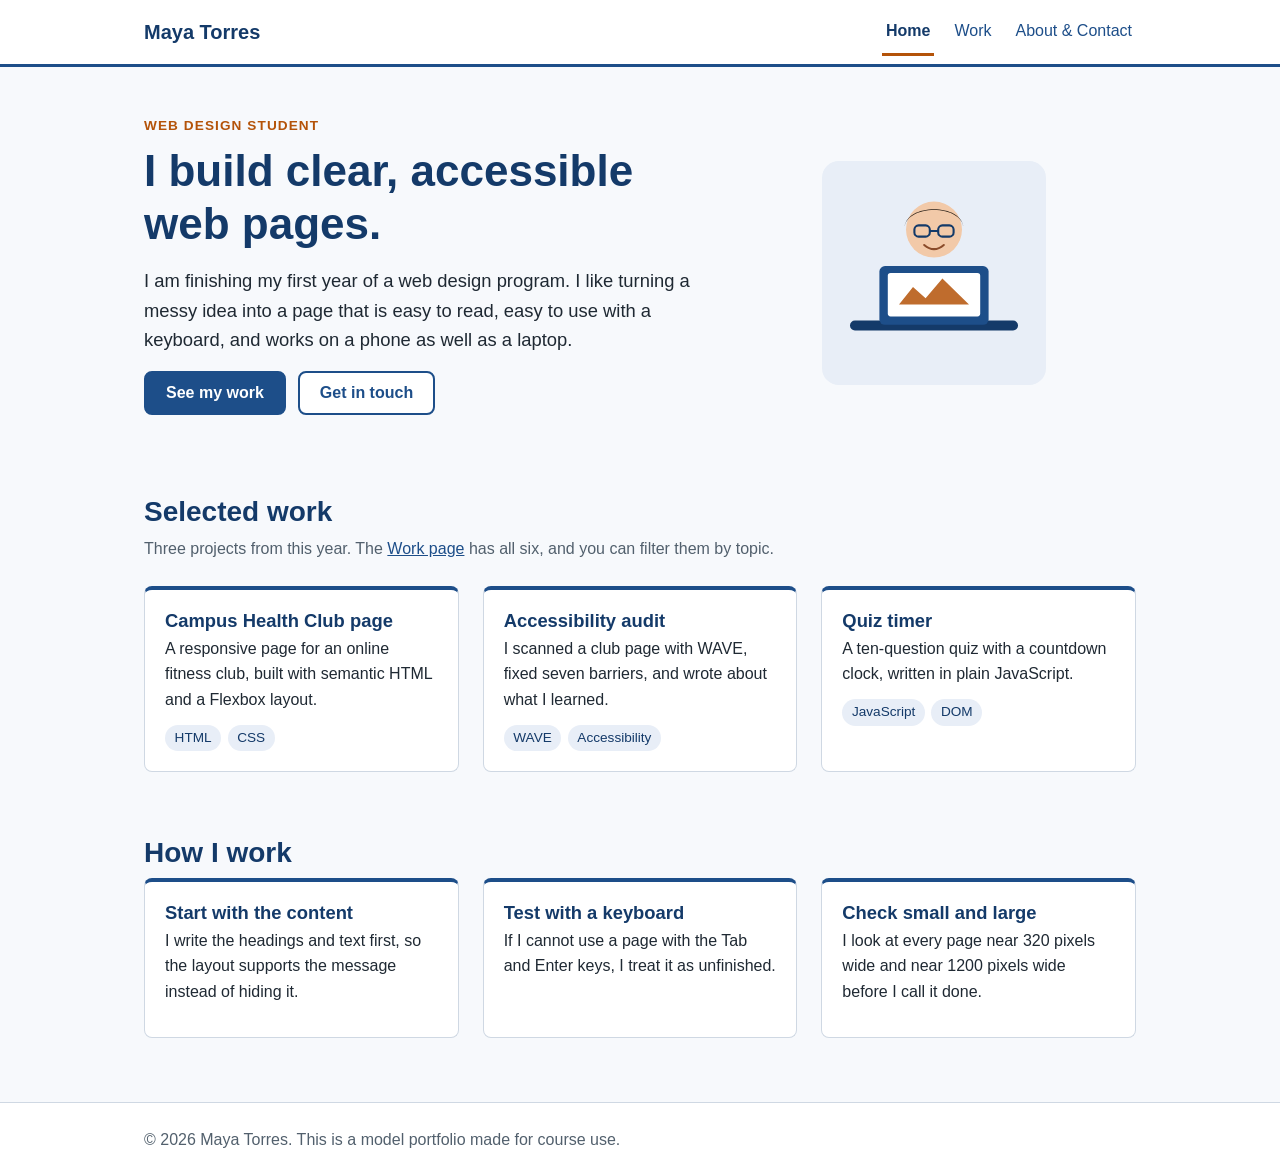
<file: index.html>
<!doctype html>
<html lang="en">
<head>
  <meta charset="utf-8">
  <meta name="viewport" content="width=device-width, initial-scale=1">
  <title>Maya Torres | Web Design Portfolio</title>
  <meta name="description" content="Portfolio of Maya Torres, a web design student who builds clear, accessible, responsive web pages.">
  <link rel="stylesheet" href="css/styles.css">
</head>
<body>
  <a class="skip-link" href="#main">Skip to main content</a>

  <header class="site-header">
    <div class="container header-inner">
      <a class="site-name" href="index.html">Maya Torres</a>
      <nav aria-label="Main">
        <ul class="nav-list">
          <li><a href="index.html" aria-current="page">Home</a></li>
          <li><a href="work.html">Work</a></li>
          <li><a href="about.html">About &amp; Contact</a></li>
        </ul>
      </nav>
    </div>
  </header>

  <main id="main">
    <section class="hero container" aria-labelledby="hero-heading">
      <div class="hero-text">
        <p class="eyebrow">Web design student</p>
        <h1 id="hero-heading">I build clear, accessible web pages.</h1>
        <p class="lead">I am finishing my first year of a web design program. I like turning a messy idea into a page that is easy to read, easy to use with a keyboard, and works on a phone as well as a laptop.</p>
        <p class="button-row">
          <a class="button" href="work.html">See my work</a>
          <a class="button button-secondary" href="about.html#contact">Get in touch</a>
        </p>
      </div>
      <img class="hero-image" src="images/avatar.svg" width="320" height="320" alt="Illustration of Maya, a smiling person with dark hair and glasses, sitting at a laptop.">
    </section>

    <section class="container section" aria-labelledby="highlights-heading">
      <h2 id="highlights-heading">Selected work</h2>
      <p class="section-intro">Three projects from this year. The <a href="work.html">Work page</a> has all six, and you can filter them by topic.</p>
      <ul class="card-grid">
        <li class="card">
          <h3>Campus Health Club page</h3>
          <p>A responsive page for an online fitness club, built with semantic HTML and a Flexbox layout.</p>
          <p class="tag-row"><span class="tag">HTML</span> <span class="tag">CSS</span></p>
        </li>
        <li class="card">
          <h3>Accessibility audit</h3>
          <p>I scanned a club page with WAVE, fixed seven barriers, and wrote about what I learned.</p>
          <p class="tag-row"><span class="tag">WAVE</span> <span class="tag">Accessibility</span></p>
        </li>
        <li class="card">
          <h3>Quiz timer</h3>
          <p>A ten-question quiz with a countdown clock, written in plain JavaScript.</p>
          <p class="tag-row"><span class="tag">JavaScript</span> <span class="tag">DOM</span></p>
        </li>
      </ul>
    </section>

    <section class="container section" aria-labelledby="approach-heading">
      <h2 id="approach-heading">How I work</h2>
      <ul class="card-grid">
        <li class="card">
          <h3>Start with the content</h3>
          <p>I write the headings and text first, so the layout supports the message instead of hiding it.</p>
        </li>
        <li class="card">
          <h3>Test with a keyboard</h3>
          <p>If I cannot use a page with the Tab and Enter keys, I treat it as unfinished.</p>
        </li>
        <li class="card">
          <h3>Check small and large</h3>
          <p>I look at every page near 320 pixels wide and near 1200 pixels wide before I call it done.</p>
        </li>
      </ul>
    </section>
  </main>

  <footer class="site-footer">
    <div class="container">
      <p>&copy; 2026 Maya Torres. This is a model portfolio made for course use.</p>
    </div>
  </footer>
</body>
</html>
</file>
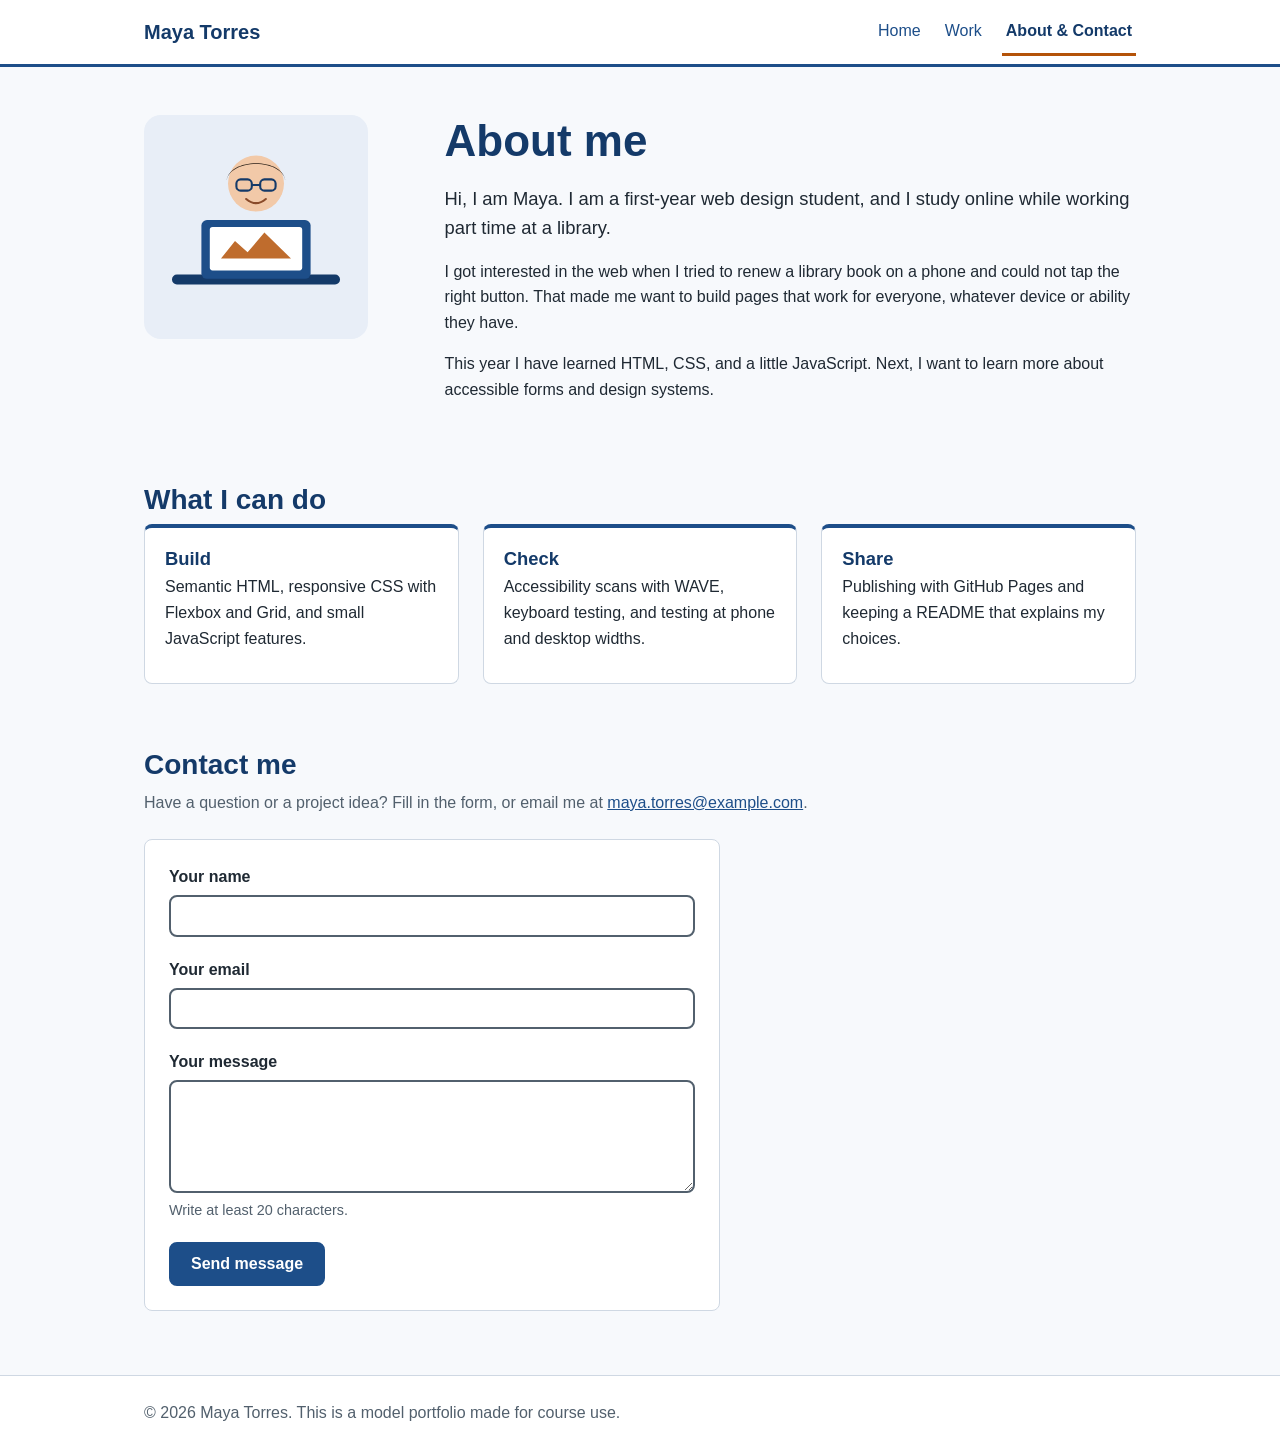
<file: about.html>
<!doctype html>
<html lang="en">
<head>
  <meta charset="utf-8">
  <meta name="viewport" content="width=device-width, initial-scale=1">
  <title>About &amp; Contact | Maya Torres</title>
  <meta name="description" content="About Maya Torres, a web design student, plus a contact form for questions and project ideas.">
  <link rel="stylesheet" href="css/styles.css">
</head>
<body>
  <a class="skip-link" href="#main">Skip to main content</a>

  <header class="site-header">
    <div class="container header-inner">
      <a class="site-name" href="index.html">Maya Torres</a>
      <nav aria-label="Main">
        <ul class="nav-list">
          <li><a href="index.html">Home</a></li>
          <li><a href="work.html">Work</a></li>
          <li><a href="about.html" aria-current="page">About &amp; Contact</a></li>
        </ul>
      </nav>
    </div>
  </header>

  <main id="main">
    <section class="container section about-intro" aria-labelledby="about-heading">
      <img class="about-image" src="images/avatar.svg" width="320" height="320" alt="Illustration of Maya, a smiling person with dark hair and glasses, sitting at a laptop.">
      <div>
        <h1 id="about-heading">About me</h1>
        <p class="lead">Hi, I am Maya. I am a first-year web design student, and I study online while working part time at a library.</p>
        <p>I got interested in the web when I tried to renew a library book on a phone and could not tap the right button. That made me want to build pages that work for everyone, whatever device or ability they have.</p>
        <p>This year I have learned HTML, CSS, and a little JavaScript. Next, I want to learn more about accessible forms and design systems.</p>
      </div>
    </section>

    <section class="container section" aria-labelledby="skills-heading">
      <h2 id="skills-heading">What I can do</h2>
      <ul class="card-grid">
        <li class="card">
          <h3>Build</h3>
          <p>Semantic HTML, responsive CSS with Flexbox and Grid, and small JavaScript features.</p>
        </li>
        <li class="card">
          <h3>Check</h3>
          <p>Accessibility scans with WAVE, keyboard testing, and testing at phone and desktop widths.</p>
        </li>
        <li class="card">
          <h3>Share</h3>
          <p>Publishing with GitHub Pages and keeping a README that explains my choices.</p>
        </li>
      </ul>
    </section>

    <section id="contact" class="container section" aria-labelledby="contact-heading">
      <h2 id="contact-heading">Contact me</h2>
      <p class="section-intro">Have a question or a project idea? Fill in the form, or email me at <a href="mailto:maya.torres@example.com">maya.torres@example.com</a>.</p>

      <form id="contact-form" class="contact-form" action="#" method="post">
        <div id="form-summary" class="form-summary" role="alert" hidden></div>

        <div class="field">
          <label for="contact-name">Your name</label>
          <input type="text" id="contact-name" name="name" autocomplete="name" required aria-describedby="contact-name-error">
          <p class="error" id="contact-name-error"></p>
        </div>

        <div class="field">
          <label for="contact-email">Your email</label>
          <input type="email" id="contact-email" name="email" autocomplete="email" required aria-describedby="contact-email-error">
          <p class="error" id="contact-email-error"></p>
        </div>

        <div class="field">
          <label for="contact-message">Your message</label>
          <textarea id="contact-message" name="message" rows="5" required aria-describedby="contact-message-hint contact-message-error"></textarea>
          <p class="hint" id="contact-message-hint">Write at least 20 characters.</p>
          <p class="error" id="contact-message-error"></p>
        </div>

        <button type="submit" class="button">Send message</button>

        <p id="form-success" class="form-success" role="status" tabindex="-1" hidden></p>
      </form>
    </section>
  </main>

  <footer class="site-footer">
    <div class="container">
      <p>&copy; 2026 Maya Torres. This is a model portfolio made for course use.</p>
    </div>
  </footer>

  <script src="js/contact-form.js"></script>
</body>
</html>
</file>
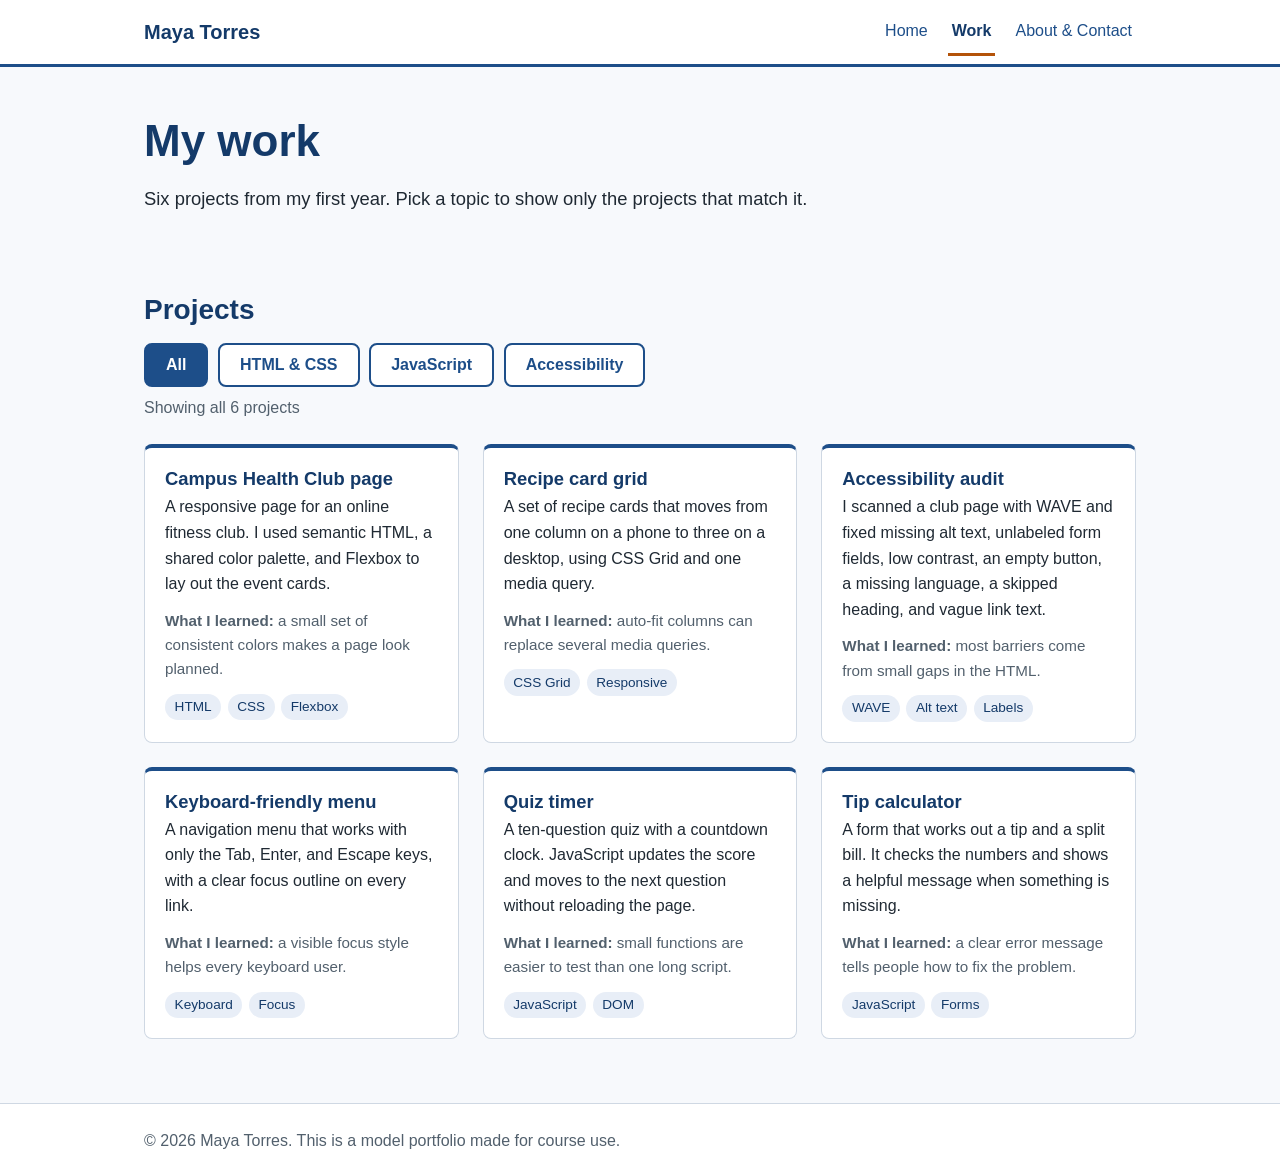
<file: work.html>
<!doctype html>
<html lang="en">
<head>
  <meta charset="utf-8">
  <meta name="viewport" content="width=device-width, initial-scale=1">
  <title>Work | Maya Torres</title>
  <meta name="description" content="Six web design projects by Maya Torres, filterable by HTML and CSS, JavaScript, or accessibility.">
  <link rel="stylesheet" href="css/styles.css">
</head>
<body>
  <a class="skip-link" href="#main">Skip to main content</a>

  <header class="site-header">
    <div class="container header-inner">
      <a class="site-name" href="index.html">Maya Torres</a>
      <nav aria-label="Main">
        <ul class="nav-list">
          <li><a href="index.html">Home</a></li>
          <li><a href="work.html" aria-current="page">Work</a></li>
          <li><a href="about.html">About &amp; Contact</a></li>
        </ul>
      </nav>
    </div>
  </header>

  <main id="main">
    <section class="container section page-intro" aria-labelledby="work-heading">
      <h1 id="work-heading">My work</h1>
      <p class="lead">Six projects from my first year. Pick a topic to show only the projects that match it.</p>
    </section>

    <section class="container section" aria-labelledby="projects-heading">
      <h2 id="projects-heading">Projects</h2>

      <div class="filter-bar" role="group" aria-label="Filter projects by topic">
        <button type="button" class="filter-button" data-filter="all" aria-pressed="true">All</button>
        <button type="button" class="filter-button" data-filter="html-css" aria-pressed="false">HTML &amp; CSS</button>
        <button type="button" class="filter-button" data-filter="javascript" aria-pressed="false">JavaScript</button>
        <button type="button" class="filter-button" data-filter="accessibility" aria-pressed="false">Accessibility</button>
      </div>
      <p id="filter-status" class="filter-status" role="status">Showing all 6 projects</p>

      <ul class="card-grid project-grid">
        <li class="card project-card" data-category="html-css">
          <h3>Campus Health Club page</h3>
          <p>A responsive page for an online fitness club. I used semantic HTML, a shared color palette, and Flexbox to lay out the event cards.</p>
          <p class="learned"><strong>What I learned:</strong> a small set of consistent colors makes a page look planned.</p>
          <p class="tag-row"><span class="tag">HTML</span> <span class="tag">CSS</span> <span class="tag">Flexbox</span></p>
        </li>
        <li class="card project-card" data-category="html-css">
          <h3>Recipe card grid</h3>
          <p>A set of recipe cards that moves from one column on a phone to three on a desktop, using CSS Grid and one media query.</p>
          <p class="learned"><strong>What I learned:</strong> auto-fit columns can replace several media queries.</p>
          <p class="tag-row"><span class="tag">CSS Grid</span> <span class="tag">Responsive</span></p>
        </li>
        <li class="card project-card" data-category="accessibility">
          <h3>Accessibility audit</h3>
          <p>I scanned a club page with WAVE and fixed missing alt text, unlabeled form fields, low contrast, an empty button, a missing language, a skipped heading, and vague link text.</p>
          <p class="learned"><strong>What I learned:</strong> most barriers come from small gaps in the HTML.</p>
          <p class="tag-row"><span class="tag">WAVE</span> <span class="tag">Alt text</span> <span class="tag">Labels</span></p>
        </li>
        <li class="card project-card" data-category="accessibility">
          <h3>Keyboard-friendly menu</h3>
          <p>A navigation menu that works with only the Tab, Enter, and Escape keys, with a clear focus outline on every link.</p>
          <p class="learned"><strong>What I learned:</strong> a visible focus style helps every keyboard user.</p>
          <p class="tag-row"><span class="tag">Keyboard</span> <span class="tag">Focus</span></p>
        </li>
        <li class="card project-card" data-category="javascript">
          <h3>Quiz timer</h3>
          <p>A ten-question quiz with a countdown clock. JavaScript updates the score and moves to the next question without reloading the page.</p>
          <p class="learned"><strong>What I learned:</strong> small functions are easier to test than one long script.</p>
          <p class="tag-row"><span class="tag">JavaScript</span> <span class="tag">DOM</span></p>
        </li>
        <li class="card project-card" data-category="javascript">
          <h3>Tip calculator</h3>
          <p>A form that works out a tip and a split bill. It checks the numbers and shows a helpful message when something is missing.</p>
          <p class="learned"><strong>What I learned:</strong> a clear error message tells people how to fix the problem.</p>
          <p class="tag-row"><span class="tag">JavaScript</span> <span class="tag">Forms</span></p>
        </li>
      </ul>
    </section>
  </main>

  <footer class="site-footer">
    <div class="container">
      <p>&copy; 2026 Maya Torres. This is a model portfolio made for course use.</p>
    </div>
  </footer>

  <script src="js/filter.js"></script>
</body>
</html>
</file>
<file: css/styles.css>
/* ==========================================================
   Maya Torres portfolio: shared styles for all three pages
   ========================================================== */

/* ---------- Color palette and spacing (change colors here) ---------- */
:root {
  --color-ink: #1f2933;
  --color-muted: #52606d;
  --color-bg: #f7f9fc;
  --color-surface: #ffffff;
  --color-primary: #1d4e89;
  --color-primary-dark: #143a69;
  --color-primary-tint: #e8eef7;
  --color-accent: #b45309;
  --color-border: #cfd8e3;
  --color-error: #b00020;
  --color-success: #1b6e3a;
  --radius: 8px;
  --gap: 1.5rem;
}

/* ---------- Base ---------- */
* {
  box-sizing: border-box;
}

[hidden] {
  display: none !important;
}

body {
  margin: 0;
  font-family: Arial, Helvetica, sans-serif;
  font-size: 1rem;
  line-height: 1.6;
  color: var(--color-ink);
  background-color: var(--color-bg);
}

h1,
h2,
h3 {
  line-height: 1.2;
  color: var(--color-primary-dark);
}

h1 {
  margin: 0 0 1rem;
  font-size: 2rem;
}

h2 {
  margin: 0 0 0.5rem;
  font-size: 1.5rem;
}

h3 {
  margin: 0 0 0.25rem;
  font-size: 1.15rem;
}

p {
  margin: 0 0 1rem;
}

a {
  color: var(--color-primary);
}

a:hover {
  color: var(--color-primary-dark);
}

:focus-visible {
  outline: 3px solid var(--color-accent);
  outline-offset: 3px;
}

img {
  max-width: 100%;
  height: auto;
}

.container {
  width: 100%;
  max-width: 64rem;
  margin: 0 auto;
  padding-left: 1rem;
  padding-right: 1rem;
}

.section {
  padding-top: 2rem;
  padding-bottom: 1rem;
}

.section-intro {
  margin-bottom: 1.5rem;
  color: var(--color-muted);
}

.lead {
  font-size: 1.15rem;
}

.eyebrow {
  margin-bottom: 0.5rem;
  font-size: 0.85rem;
  font-weight: bold;
  letter-spacing: 0.08em;
  text-transform: uppercase;
  color: var(--color-accent);
}

/* ---------- Skip link ---------- */
.skip-link {
  position: absolute;
  left: 1rem;
  top: -4rem;
  padding: 0.5rem 1rem;
  color: #ffffff;
  background-color: var(--color-primary-dark);
  border-radius: var(--radius);
  z-index: 10;
}

.skip-link:focus {
  top: 1rem;
}

/* ---------- Header and navigation ---------- */
.site-header {
  background-color: var(--color-surface);
  border-bottom: 3px solid var(--color-primary);
}

.header-inner {
  display: flex;
  flex-wrap: wrap;
  align-items: center;
  justify-content: space-between;
  gap: 0.25rem 1.5rem;
  padding-top: 0.5rem;
  padding-bottom: 0.5rem;
}

.site-name {
  padding: 0.5rem 0;
  font-size: 1.25rem;
  font-weight: bold;
  text-decoration: none;
  color: var(--color-primary-dark);
}

.nav-list {
  display: flex;
  flex-wrap: wrap;
  gap: 0 1rem;
  margin: 0;
  padding: 0;
  list-style: none;
}

.nav-list a {
  display: inline-block;
  padding: 0.6rem 0.25rem;
  text-decoration: none;
  border-bottom: 3px solid transparent;
}

.nav-list a:hover {
  border-bottom-color: var(--color-border);
}

.nav-list a[aria-current="page"] {
  font-weight: bold;
  color: var(--color-primary-dark);
  border-bottom-color: var(--color-accent);
}

/* ---------- Hero (home page) ---------- */
.hero {
  display: grid;
  gap: var(--gap);
  align-items: center;
  padding-top: 2rem;
  padding-bottom: 1rem;
}

.hero-image {
  display: block;
  width: 100%;
  max-width: 14rem;
  margin: 0 auto;
  border-radius: var(--radius);
}

.button-row {
  display: flex;
  flex-wrap: wrap;
  gap: 0.75rem;
}

/* ---------- Buttons ---------- */
.button,
.filter-button {
  display: inline-block;
  padding: 0.65rem 1.25rem;
  font-family: inherit;
  font-size: 1rem;
  font-weight: bold;
  line-height: 1.2;
  text-align: center;
  text-decoration: none;
  color: #ffffff;
  background-color: var(--color-primary);
  border: 2px solid var(--color-primary);
  border-radius: var(--radius);
  cursor: pointer;
}

.button:hover {
  color: #ffffff;
  background-color: var(--color-primary-dark);
  border-color: var(--color-primary-dark);
}

.button-secondary {
  color: var(--color-primary);
  background-color: var(--color-surface);
}

.button-secondary:hover {
  color: var(--color-primary-dark);
  background-color: var(--color-primary-tint);
  border-color: var(--color-primary-dark);
}

/* ---------- Cards ---------- */
.card-grid {
  display: grid;
  grid-template-columns: repeat(auto-fit, minmax(min(100%, 16rem), 1fr));
  gap: var(--gap);
  margin: 0;
  padding: 0;
  list-style: none;
}

.card {
  padding: 1.25rem;
  background-color: var(--color-surface);
  border: 1px solid var(--color-border);
  border-top: 4px solid var(--color-primary);
  border-radius: var(--radius);
}

.card p {
  margin-bottom: 0.75rem;
}

.card .tag-row {
  margin-bottom: 0;
}

.learned {
  font-size: 0.95rem;
  color: var(--color-muted);
}

.tag-row {
  display: flex;
  flex-wrap: wrap;
  gap: 0.4rem;
}

.tag {
  display: inline-block;
  padding: 0.15rem 0.6rem;
  font-size: 0.85rem;
  color: var(--color-primary-dark);
  background-color: var(--color-primary-tint);
  border-radius: 999px;
}

/* ---------- Work page: filter buttons ---------- */
.filter-bar {
  display: flex;
  flex-wrap: wrap;
  gap: 0.6rem;
  margin: 1rem 0 0.5rem;
}

.filter-button {
  color: var(--color-primary);
  background-color: var(--color-surface);
}

.filter-button:hover {
  background-color: var(--color-primary-tint);
}

.filter-button[aria-pressed="true"] {
  color: #ffffff;
  background-color: var(--color-primary);
}

.filter-status {
  margin-bottom: 1.5rem;
  color: var(--color-muted);
}

/* ---------- About page ---------- */
.about-intro {
  display: grid;
  gap: var(--gap);
  align-items: start;
}

.about-image {
  display: block;
  width: 100%;
  max-width: 14rem;
  margin: 0 auto;
  border-radius: var(--radius);
}

/* ---------- Contact form ---------- */
.contact-form {
  max-width: 36rem;
  padding: 1.5rem;
  background-color: var(--color-surface);
  border: 1px solid var(--color-border);
  border-radius: var(--radius);
}

.field {
  margin-bottom: 1.25rem;
}

.field label {
  display: block;
  margin-bottom: 0.35rem;
  font-weight: bold;
}

.field input,
.field textarea {
  display: block;
  width: 100%;
  padding: 0.6rem 0.75rem;
  font-family: inherit;
  font-size: 1rem;
  color: var(--color-ink);
  background-color: #ffffff;
  border: 2px solid var(--color-muted);
  border-radius: var(--radius);
}

.field input[aria-invalid="true"],
.field textarea[aria-invalid="true"] {
  border-color: var(--color-error);
  background-color: #fdf2f4;
}

.hint {
  margin: 0.35rem 0 0;
  font-size: 0.9rem;
  color: var(--color-muted);
}

.error {
  margin: 0.35rem 0 0;
  font-size: 0.95rem;
  font-weight: bold;
  color: var(--color-error);
}

.error:empty {
  display: none;
}

.form-summary {
  margin-bottom: 1.25rem;
  padding: 0.75rem 1rem;
  font-weight: bold;
  color: var(--color-error);
  background-color: #fdf2f4;
  border-left: 4px solid var(--color-error);
}

.form-success {
  margin: 1.25rem 0 0;
  padding: 0.75rem 1rem;
  font-weight: bold;
  color: var(--color-success);
  background-color: #eef8f1;
  border-left: 4px solid var(--color-success);
}

/* ---------- Footer ---------- */
.site-footer {
  margin-top: 3rem;
  padding: 1.5rem 0 1rem;
  color: var(--color-muted);
  background-color: var(--color-surface);
  border-top: 1px solid var(--color-border);
}

.site-footer p {
  margin: 0;
}

/* ---------- Larger screens ---------- */
@media (min-width: 48em) {
  h1 {
    font-size: 2.75rem;
  }

  h2 {
    font-size: 1.75rem;
  }

  .hero {
    grid-template-columns: 1.4fr 1fr;
    padding-top: 3rem;
  }

  .about-intro {
    grid-template-columns: 1fr 2.5fr;
  }

  .about-image {
    margin: 0;
  }

  .section {
    padding-top: 3rem;
  }
}
</file>
